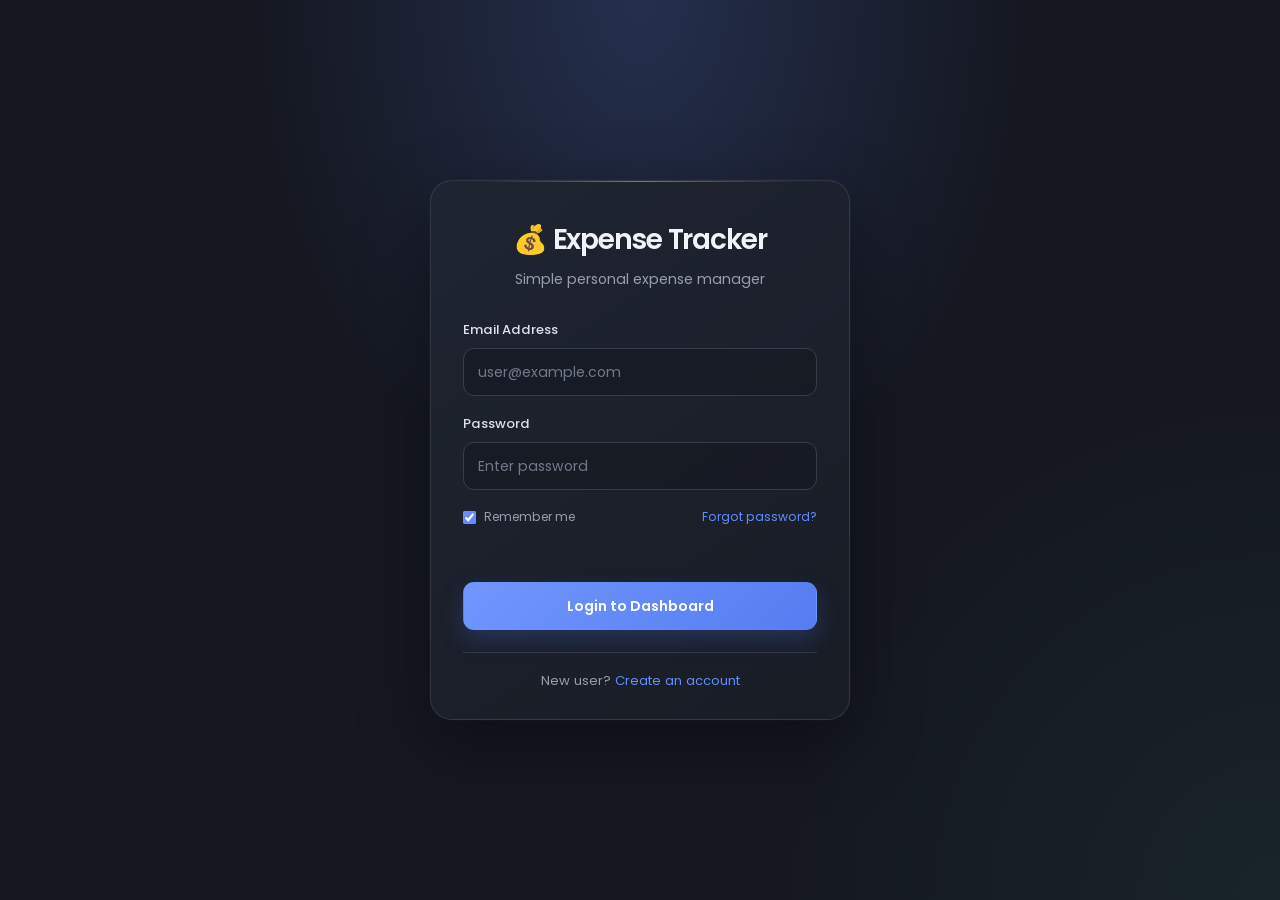
<file: login.html>
<!DOCTYPE html>
<html lang="en">

<head>
    <meta charset="UTF-8">
    <meta name="viewport" content="width=device-width, initial-scale=1.0">
    <title>Expense Tracker - Login</title>
    <link href="https://fonts.googleapis.com/css2?family=Poppins:wght@300;400;500;600&display=swap" rel="stylesheet">
    <link rel="stylesheet" href="login.css">
    <style>
        #msg { text-align: center; font-size: 0.85rem; min-height: 20px; }
        #msg.ok { color: #42c99a; }
        #msg.err { color: #ff6b6b; }
        #usernameField { display: none; }
    </style>
</head>

<body>

    <div class="login-wrapper">
        <div class="login-box">
            <div class="header">
                <h2>💰 Expense Tracker</h2>
                <p id="subtitle">Simple personal expense manager</p>
            </div>

            <form id="loginForm" class="simple-form">
                <div class="input-field" id="usernameField">
                    <label for="username">Username</label>
                    <input type="text" id="username" placeholder="Your name">
                </div>

                <div class="input-field">
                    <label for="email">Email Address</label>
                    <input type="text" id="email" placeholder="user@example.com">
                </div>

                <div class="input-field">
                    <label for="password">Password</label>
                    <input type="password" id="password" placeholder="Enter password">
                </div>

                <div class="extra-row">
                    <label class="remember">
                        <input type="checkbox" checked> Remember me
                    </label>
                    <a href="#" class="link">Forgot password?</a>
                </div>

                <div id="msg"></div>

                <button type="submit" class="login-btn" id="submitBtn">Login to Dashboard</button>
            </form>

            <div class="footer-note">
                <p><span id="toggleText">New user?</span> <a href="#" class="link" id="toggleLink">Create an account</a></p>
            </div>
        </div>
    </div>

    <script>
        const API = "http://127.0.0.1:5000";
        let mode = "login";

        const msg = document.getElementById("msg");

        function showMsg(text, ok) {
            msg.textContent = text;
            msg.className = ok ? "ok" : "err";
        }

        document.getElementById("toggleLink").addEventListener("click", function (e) {
            e.preventDefault();
            mode = mode === "login" ? "signup" : "login";
            const signup = mode === "signup";
            document.getElementById("usernameField").style.display = signup ? "flex" : "none";
            document.getElementById("submitBtn").textContent = signup ? "Create Account" : "Login to Dashboard";
            document.getElementById("toggleText").textContent = signup ? "Already registered?" : "New user?";
            document.getElementById("toggleLink").textContent = signup ? "Login" : "Create an account";
            document.getElementById("subtitle").textContent = signup ? "Create your account" : "Simple personal expense manager";
            msg.textContent = "";
        });

        document.getElementById("loginForm").addEventListener("submit", async function (event) {
            event.preventDefault();

            const email = document.getElementById("email").value.trim();
            const password = document.getElementById("password").value;
            const username = document.getElementById("username").value.trim();

            if (!email || !password || (mode === "signup" && !username)) {
                showMsg("Please fill all fields", false);
                return;
            }

            const body = { email, password };
            if (mode === "signup") body.username = username;

            try {
                const res = await fetch(API + "/" + mode, {
                    method: "POST",
                    headers: { "Content-Type": "application/json" },
                    body: JSON.stringify(body)
                });

                let data = {};
                try { data = await res.json(); } catch (e) {}

                if (!res.ok) {
                    showMsg(data.message || "Something went wrong (maybe email already exists)", false);
                    return;
                }

                if (mode === "signup") {
                    document.getElementById("toggleLink").click();
                    showMsg("Registered successfully. Please login.", true);
                } else {
                    localStorage.setItem("user_id", data.user_id);
                    localStorage.setItem("user_email", email);
                    window.location.href = "index.html?access=granted";
                }
            } catch (e) {
                showMsg("Cannot reach server. Is python app.py running?", false);
            }
        });
    </script>
</body>

</html>
</file>
<file: login.css>
* {
    margin: 0;
    padding: 0;
    box-sizing: border-box;
    font-family: 'Poppins', sans-serif;
}

body {
    min-height: 100vh;
    display: grid;
    place-items: center;
    padding: 28px 20px;
    background:
        radial-gradient(ellipse at 50% 0, rgba(99, 140, 255, 0.2), transparent 42%),
        radial-gradient(circle at 100% 100%, rgba(66, 201, 154, 0.07), transparent 32%),
        #151821;
    color: #f1f3f8;
}

.login-wrapper {
    width: min(100%, 420px);
    animation: login-enter 0.55s ease both;
}

.login-box {
    position: relative;
    overflow: hidden;
    background: linear-gradient(145deg, rgba(31, 37, 49, 0.98), rgba(25, 29, 38, 0.98));
    border: 1px solid rgba(150, 158, 174, 0.18);
    border-radius: 22px;
    padding: 38px 32px 28px;
    box-shadow: 0 24px 70px rgba(0, 0, 0, 0.38), 0 0 0 1px rgba(99, 140, 255, 0.04);
}

.login-box::before {
    position: absolute;
    top: 0;
    left: 12%;
    width: 76%;
    height: 1px;
    background: linear-gradient(90deg, transparent, rgba(99, 140, 255, 0.8), transparent);
    content: "";
}

.header {
    text-align: center;
    margin-bottom: 30px;
}

.header h2 {
    font-size: 1.75rem;
    font-weight: 600;
    letter-spacing: -0.045em;
    margin-bottom: 8px;
}

.header p {
    color: #969eae;
    font-size: 0.88rem;
}

.simple-form {
    display: flex;
    flex-direction: column;
    gap: 18px;
}

.input-field {
    display: flex;
    flex-direction: column;
    gap: 8px;
}

.input-field label {
    color: #dce1eb;
    font-size: 0.82rem;
    font-weight: 500;
}

.input-field input {
    width: 100%;
    min-height: 48px;
    padding: 0 14px;
    background: rgba(21, 24, 33, 0.64);
    border: 1px solid #353d4d;
    border-radius: 11px;
    color: #f1f3f8;
    font-size: 0.88rem;
    transition: border-color 0.2s ease, box-shadow 0.2s ease, background 0.2s ease;
}

.input-field input:focus {
    outline: none;
    border-color: #638cff;
    background: #1d2330;
    box-shadow: 0 0 0 4px rgba(99, 140, 255, 0.14);
}

.input-field input::placeholder {
    color: #70798a;
}

.extra-row {
    display: flex;
    align-items: center;
    justify-content: space-between;
    gap: 8px;
    font-size: 0.76rem;
    color: #969eae;
}

.remember {
    display: inline-flex;
    align-items: center;
    gap: 8px;
}

.remember input {
    accent-color: #638cff;
}

.link {
    color: #638cff;
    text-decoration: none;
    transition: color 0.2s ease;
}

.link:hover {
    color: #91adff;
    text-decoration: underline;
}

.login-btn,
.guest-btn {
    display: flex;
    align-items: center;
    justify-content: center;
    min-height: 48px;
    padding: 0 16px;
    border-radius: 11px;
    border: 1px solid transparent;
    font-weight: 600;
    text-decoration: none;
    font-size: 0.88rem;
    transition: transform 0.2s ease, box-shadow 0.2s ease, border-color 0.2s ease, background 0.2s ease;
}

.login-btn {
    background: linear-gradient(135deg, #7196ff, #557df0);
    color: white;
    box-shadow: 0 10px 22px rgba(70, 110, 230, 0.25);
    cursor: pointer;
}

.login-btn:hover {
    transform: translateY(-2px);
    box-shadow: 0 14px 26px rgba(70, 110, 230, 0.34);
}

.guest-btn:hover {
    transform: translateY(-1px);
    border-color: rgba(99, 140, 255, 0.45);
}

.guest-btn {
    background: rgba(32, 37, 48, 0.72);
    color: #f1f3f8;
    border-color: #303746;
}

.footer-note {
    margin-top: 22px;
    padding-top: 18px;
    border-top: 1px solid #303746;
    text-align: center;
    color: #969eae;
    font-size: 0.82rem;
}

@media (max-width: 480px) {
    .login-box {
        padding: 30px 22px 24px;
    }

    .header h2 {
        font-size: 1.55rem;
    }
}

@keyframes login-enter {
    from {
        opacity: 0;
        transform: translateY(12px);
    }
    to {
        opacity: 1;
        transform: translateY(0);
    }
}

@media (prefers-reduced-motion: reduce) {
    *,
    *::before,
    *::after {
        animation-duration: 0.01ms !important;
        transition-duration: 0.01ms !important;
    }
}
</file>
